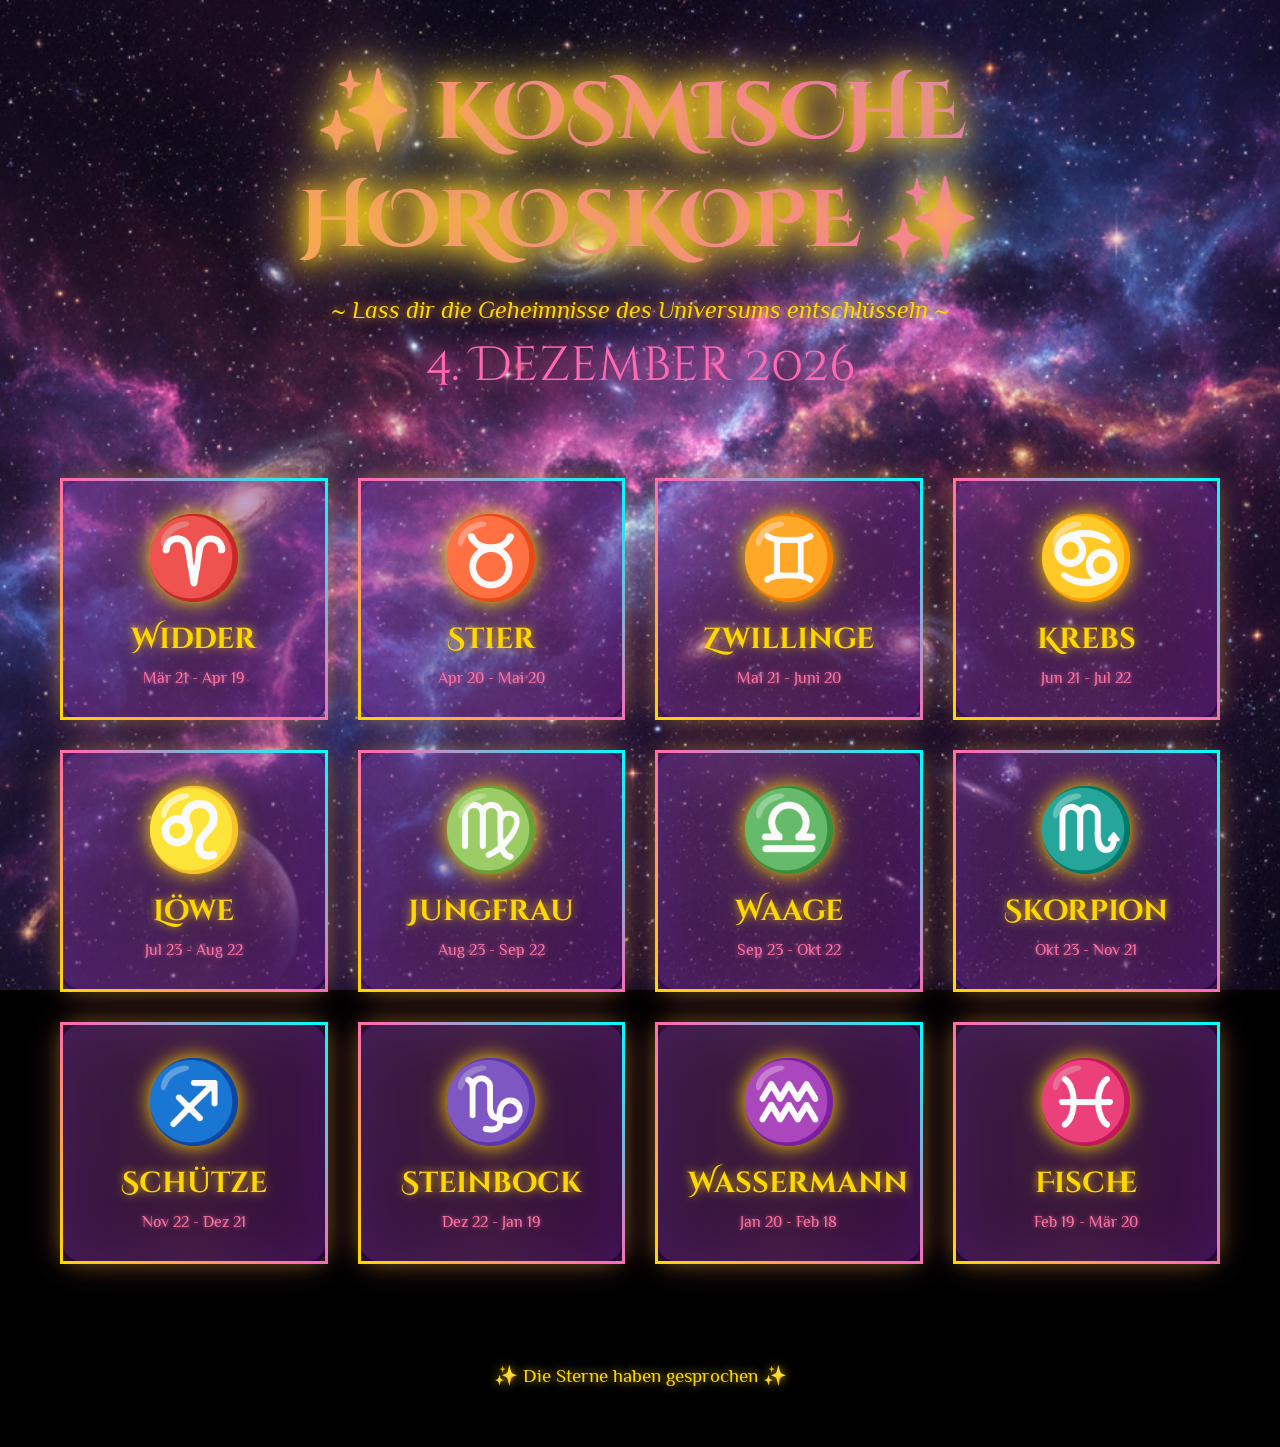
<file: index.html>
<!DOCTYPE html>
<html lang="en">

<head>
    <meta charset="UTF-8">
    <meta name="viewport" content="width=device-width, initial-scale=1.0">
    <title>✨ ASTREINE HOROSKOPE ✨</title>
    <meta name="description" content="Keine Gewähr für korrekte oder verlässliche Astrologie.">
    <link rel="stylesheet" href="style.css">
    <link rel="stylesheet" href="additions.css">
</head>

<body>
    <div class="container">
        <header>
            <h1 class="main-title">
                <span class="sparkle">✨</span>
                KOSMISCHE HOROSKOPE
                <span class="sparkle">✨</span>
            </h1>
            <p class="subtitle">~ Lass dir die Geheimnisse des Universums entschlüsseln ~</p>
            <p class="year" id="current-date">2026</p>
        </header>

        <main class="zodiac-grid">
            <div class="zodiac-card" data-sign="aries">
                <div class="zodiac-icon">♈</div>
                <h2>Widder</h2>
                <p class="dates">Mär 21 - Apr 19</p>
            </div>

            <div class="zodiac-card" data-sign="taurus">
                <div class="zodiac-icon">♉</div>
                <h2>Stier</h2>
                <p class="dates">Apr 20 - Mai 20</p>
            </div>

            <div class="zodiac-card" data-sign="gemini">
                <div class="zodiac-icon">♊</div>
                <h2>Zwillinge</h2>
                <p class="dates">Mai 21 - Juni 20</p>
            </div>

            <div class="zodiac-card" data-sign="cancer">
                <div class="zodiac-icon">♋</div>
                <h2>Krebs</h2>
                <p class="dates">Jun 21 - Jul 22</p>
            </div>

            <div class="zodiac-card" data-sign="leo">
                <div class="zodiac-icon">♌</div>
                <h2>Löwe</h2>
                <p class="dates">Jul 23 - Aug 22</p>
            </div>

            <div class="zodiac-card" data-sign="virgo">
                <div class="zodiac-icon">♍</div>
                <h2>Jungfrau</h2>
                <p class="dates">Aug 23 - Sep 22</p>
            </div>

            <div class="zodiac-card" data-sign="libra">
                <div class="zodiac-icon">♎</div>
                <h2>Waage</h2>
                <p class="dates">Sep 23 - Okt 22</p>
            </div>

            <div class="zodiac-card" data-sign="scorpio">
                <div class="zodiac-icon">♏</div>
                <h2>Skorpion</h2>
                <p class="dates">Okt 23 - Nov 21</p>
            </div>

            <div class="zodiac-card" data-sign="sagittarius">
                <div class="zodiac-icon">♐</div>
                <h2>Schütze</h2>
                <p class="dates">Nov 22 - Dez 21</p>
            </div>

            <div class="zodiac-card" data-sign="capricorn">
                <div class="zodiac-icon">♑</div>
                <h2>Steinbock</h2>
                <p class="dates">Dez 22 - Jan 19</p>
            </div>

            <div class="zodiac-card" data-sign="aquarius">
                <div class="zodiac-icon">♒</div>
                <h2>Wassermann</h2>
                <p class="dates">Jan 20 - Feb 18</p>
            </div>

            <div class="zodiac-card" data-sign="pisces">
                <div class="zodiac-icon">♓</div>
                <h2>Fische</h2>
                <p class="dates">Feb 19 - Mär 20</p>
            </div>
        </main>

        <footer>
            <p>✨ Die Sterne haben gesprochen ✨</p>
        </footer>
    </div>

    <script src="script.js"></script>
</body>

</html>
</file>
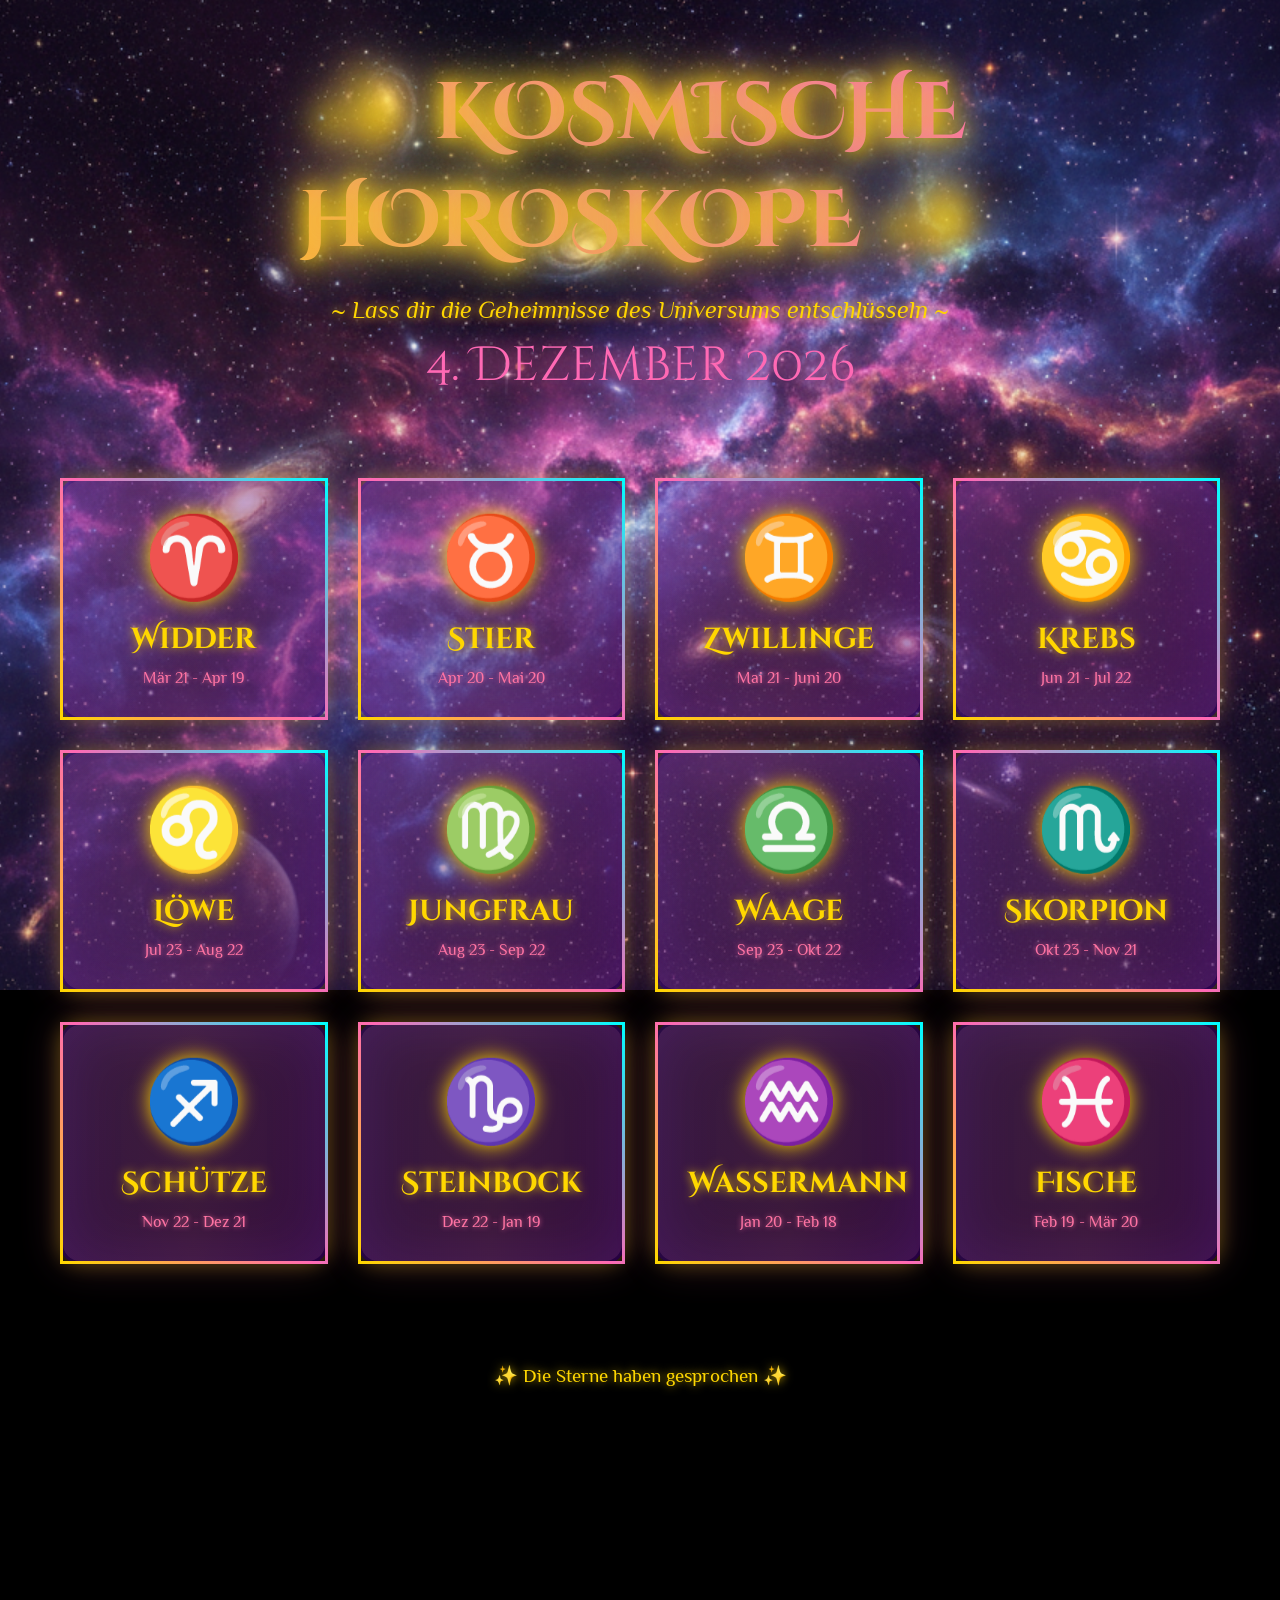
<file: horoscope.html>
<!DOCTYPE html>
<html lang="en">

<head>
    <meta charset="UTF-8">
    <meta name="viewport" content="width=device-width, initial-scale=1.0">
    <title id="page-title">Ihr Horoskop ✨</title>
    <meta name="description" content="Your personalized cosmic horoscope prediction">
    <link rel="stylesheet" href="style.css">
    <link rel="stylesheet" href="additions.css">
</head>

<body>
    <div class="container">
        <div class="horoscope-page">
            <a href="index.html" class="back-button">← Zurück zu den Zeichen</a>

            <div class="horoscope-header">
                <div class="zodiac-icon-large" id="sign-icon"></div>
                <h1 id="sign-name"></h1>
                <p class="dates" id="sign-dates"></p>
            </div>

            <div class="day-toggle">
                <button class="toggle-btn active" data-day="today">HEUTE</button>
                <button class="toggle-btn" data-day="tomorrow">MORGEN</button>
            </div>

            <div class="horoscope-content">
                <div class="horoscope-text" id="horoscope-text">
                    Ich ermittle Ihr Horoskop...
                </div>

                <div class="scores">
                    <div class="score-item">
                        <div class="score-label">💖 LIEBE</div>
                        <div class="score-bar">
                            <div class="score-fill" id="love-score"></div>
                        </div>
                        <div class="score-value" id="love-value">-</div>
                        <div class="score-prediction" id="love-prediction">Empfange astrale Zeichen...</div>
                    </div>

                    <div class="score-item">
                        <div class="score-label">💰 FINANZEN</div>
                        <div class="score-bar">
                            <div class="score-fill" id="finance-score"></div>
                        </div>
                        <div class="score-value" id="finance-value">-</div>
                        <div class="score-prediction" id="finance-prediction">Empfange astrale Zeichen...</div>
                    </div>

                    <div class="score-item">
                        <div class="score-label">🌿 GESUNDHEIT</div>
                        <div class="score-bar">
                            <div class="score-fill" id="health-score"></div>
                        </div>
                        <div class="score-value" id="health-value">-</div>
                        <div class="score-prediction" id="health-prediction">Empfange astrale Zeichen...</div>
                    </div>
                </div>
            </div>

            <footer class="horoscope-footer">
                <p>✨ Möge die Macht mit dir sein ✨</p>
            </footer>
        </div>
    </div>

    <script src="script.js"></script>
</body>

</html>
</file>
<file: style.css>
@import url('https://fonts.googleapis.com/css2?family=Cinzel+Decorative:wght@700&family=Philosopher:wght@400;700&display=swap');

* {
    margin: 0;
    padding: 0;
    box-sizing: border-box;
}

body {
    font-family: 'Philosopher', sans-serif;
    background: #000;
    color: #fff;
    min-height: 100vh;
    overflow-x: hidden;
    position: relative;
}

body::before {
    content: '';
    position: fixed;
    top: -10%;
    left: -10%;
    width: 120%;
    height: 120%;
    background: url('galaxy_background.png') center center / cover no-repeat;
    animation: galaxyZoomRotate 60s ease-in-out infinite;
    z-index: -1;
}

@keyframes galaxyZoomRotate {

    0%,
    100% {
        transform: scale(1) rotate(0deg);
    }

    50% {
        transform: scale(1.1) rotate(5deg);
    }
}

.container {
    max-width: 1200px;
    margin: 0 auto;
    padding: 20px;
    position: relative;
    z-index: 1;
}

/* Header Styles */
header {
    text-align: center;
    padding: 40px 20px;
    margin-bottom: 40px;
}

.main-title {
    font-family: 'Cinzel Decorative', cursive;
    font-size: clamp(2rem, 8vw, 5rem);
    background: linear-gradient(45deg, #ffd700, #ff69b4, #00ffff, #ffd700);
    background-size: 300% 300%;
    -webkit-background-clip: text;
    -webkit-text-fill-color: transparent;
    background-clip: text;
    animation: rainbowShift 3s ease infinite;
    text-shadow: 0 0 30px rgba(255, 215, 0, 0.8),
        0 0 60px rgba(255, 105, 180, 0.6),
        0 0 90px rgba(0, 255, 255, 0.4);
    filter: drop-shadow(0 0 10px #ffd700);
    margin-bottom: 20px;
}

@keyframes rainbowShift {

    0%,
    100% {
        background-position: 0% 50%;
    }

    50% {
        background-position: 100% 50%;
    }
}

.sparkle {
    display: inline-block;
    animation: spin 3s linear infinite;
}

@keyframes spin {
    from {
        transform: rotate(0deg);
    }

    to {
        transform: rotate(360deg);
    }
}

.subtitle {
    font-size: clamp(1rem, 3vw, 1.5rem);
    color: #ffd700;
    font-style: italic;
    text-shadow: 0 0 10px rgba(255, 215, 0, 0.8),
        0 0 20px rgba(255, 105, 180, 0.6);
    margin-bottom: 10px;
}

.year {
    font-family: 'Cinzel Decorative', cursive;
    font-size: clamp(1.5rem, 5vw, 3rem);
    color: #ff69b4;
    text-shadow: 0 0 20px rgba(255, 105, 180, 1),
        0 0 40px rgba(255, 105, 180, 0.8);
}

/* Zodiac Grid */
.zodiac-grid {
    display: grid;
    grid-template-columns: repeat(auto-fit, minmax(250px, 1fr));
    gap: 30px;
    margin-bottom: 60px;
}

.zodiac-card {
    background: linear-gradient(135deg, rgba(138, 43, 226, 0.3), rgba(75, 0, 130, 0.5));
    border: 3px solid;
    border-image: linear-gradient(45deg, #ffd700, #ff69b4, #00ffff) 1;
    border-radius: 20px;
    padding: 30px;
    text-align: center;
    cursor: pointer;
    transition: all 0.3s ease;
    box-shadow: 0 0 20px rgba(255, 215, 0, 0.3),
        0 0 40px rgba(255, 105, 180, 0.2),
        inset 0 0 60px rgba(138, 43, 226, 0.2);
    position: relative;
    overflow: hidden;
}

.zodiac-card::before {
    content: '';
    position: absolute;
    top: -50%;
    left: -50%;
    width: 200%;
    height: 200%;
    background: linear-gradient(45deg, transparent, rgba(255, 215, 0, 0.1), transparent);
    transform: rotate(45deg);
    transition: all 0.5s ease;
}

.zodiac-card:hover::before {
    left: 100%;
}

.zodiac-card:hover {
    transform: translateY(-10px) scale(1.05);
    box-shadow: 0 10px 40px rgba(255, 215, 0, 0.6),
        0 10px 80px rgba(255, 105, 180, 0.4),
        inset 0 0 80px rgba(138, 43, 226, 0.4);
    border-image: linear-gradient(45deg, #00ffff, #ffd700, #ff69b4) 1;
}

.zodiac-icon {
    font-size: 80px;
    margin-bottom: 15px;
    filter: drop-shadow(0 0 10px #ffd700);
    animation: float 3s ease-in-out infinite;
}

@keyframes float {

    0%,
    100% {
        transform: translateY(0px);
    }

    50% {
        transform: translateY(-10px);
    }
}

.zodiac-card h2 {
    font-family: 'Cinzel Decorative', cursive;
    font-size: 1.8rem;
    color: #ffd700;
    margin-bottom: 10px;
    text-shadow: 0 0 10px rgba(255, 215, 0, 0.8);
}

.dates {
    color: #ff69b4;
    font-size: 1rem;
    text-shadow: 0 0 5px rgba(255, 105, 180, 0.8);
}

/* Footer */
footer {
    text-align: center;
    padding: 40px 20px;
    font-size: 1.2rem;
    color: #ffd700;
    text-shadow: 0 0 10px rgba(255, 215, 0, 0.8);
}

/* Horoscope Page Styles */
.horoscope-page {
    max-width: 800px;
    margin: 0 auto;
}

.back-button {
    display: inline-block;
    color: #ffd700;
    text-decoration: none;
    font-size: 1.2rem;
    margin-bottom: 30px;
    padding: 10px 20px;
    border: 2px solid #ffd700;
    border-radius: 10px;
    transition: all 0.3s ease;
    text-shadow: 0 0 10px rgba(255, 215, 0, 0.8);
}

.back-button:hover {
    background: rgba(255, 215, 0, 0.2);
    box-shadow: 0 0 20px rgba(255, 215, 0, 0.6);
    transform: translateX(-5px);
}

.horoscope-header {
    text-align: center;
    margin-bottom: 40px;
}

.zodiac-icon-large {
    font-size: 120px;
    margin-bottom: 20px;
    filter: drop-shadow(0 0 20px #ffd700);
    animation: float 3s ease-in-out infinite;
}

.horoscope-header h1 {
    font-family: 'Cinzel Decorative', cursive;
    font-size: 3rem;
    color: #ffd700;
    text-shadow: 0 0 20px rgba(255, 215, 0, 0.8),
        0 0 40px rgba(255, 105, 180, 0.6);
    margin-bottom: 10px;
}

/* Day Toggle */
.day-toggle {
    display: flex;
    justify-content: center;
    gap: 20px;
    margin-bottom: 40px;
}

.toggle-btn {
    font-family: 'Cinzel Decorative', cursive;
    font-size: 1.2rem;
    padding: 15px 40px;
    background: rgba(138, 43, 226, 0.3);
    border: 2px solid #ff69b4;
    border-radius: 15px;
    color: #fff;
    cursor: pointer;
    transition: all 0.3s ease;
    text-shadow: 0 0 10px rgba(255, 105, 180, 0.8);
}

.toggle-btn:hover {
    background: rgba(138, 43, 226, 0.5);
    box-shadow: 0 0 20px rgba(255, 105, 180, 0.6);
    transform: scale(1.05);
}

.toggle-btn.active {
    background: linear-gradient(135deg, #ff69b4, #ffd700);
    border-color: #ffd700;
    box-shadow: 0 0 30px rgba(255, 215, 0, 0.8);
    color: #1a0033;
    font-weight: bold;
}

/* Horoscope Content */
.horoscope-content {
    background: linear-gradient(135deg, rgba(138, 43, 226, 0.3), rgba(75, 0, 130, 0.5));
    border: 3px solid;
    border-image: linear-gradient(45deg, #ffd700, #ff69b4, #00ffff) 1;
    border-radius: 20px;
    padding: 40px;
    box-shadow: 0 0 40px rgba(255, 215, 0, 0.3),
        inset 0 0 60px rgba(138, 43, 226, 0.2);
}

.horoscope-text {
    font-size: 1.4rem;
    line-height: 1.8;
    color: #fff;
    text-align: center;
    margin-bottom: 40px;
    text-shadow: 0 0 5px rgba(255, 255, 255, 0.5);
    animation: fadeIn 1s ease;
}

@keyframes fadeIn {
    from {
        opacity: 0;
        transform: translateY(20px);
    }

    to {
        opacity: 1;
        transform: translateY(0);
    }
}

/* Scores */
.scores {
    display: flex;
    flex-direction: column;
    gap: 25px;
}

.score-item {
    background: rgba(0, 0, 0, 0.3);
    padding: 20px;
    border-radius: 15px;
    border: 2px solid rgba(255, 215, 0, 0.3);
}

.score-label {
    font-family: 'Cinzel Decorative', cursive;
    font-size: 1.2rem;
    color: #ffd700;
    margin-bottom: 10px;
    text-shadow: 0 0 10px rgba(255, 215, 0, 0.8);
}

.score-bar {
    height: 30px;
    background: rgba(0, 0, 0, 0.5);
    border-radius: 15px;
    overflow: hidden;
    margin-bottom: 10px;
    border: 2px solid rgba(255, 105, 180, 0.5);
}

.score-fill {
    height: 100%;
    background: linear-gradient(90deg, #ff69b4, #ffd700, #00ffff);
    border-radius: 15px;
    transition: width 0.5s ease;
}

.score-value {
    font-size: 1.1rem;
    color: #00ffff;
    text-align: center;
    margin-bottom: 10px;
    text-shadow: 0 0 10px rgba(0, 255, 255, 0.8);
}

.score-prediction {
    font-size: 1rem;
    color: #ff69b4;
    text-align: center;
    font-style: italic;
    text-shadow: 0 0 5px rgba(255, 105, 180, 0.6);
}

/* Responsive Design */
@media (max-width: 768px) {
    .zodiac-grid {
        grid-template-columns: repeat(auto-fit, minmax(200px, 1fr));
        gap: 20px;
    }

    .zodiac-card {
        padding: 20px;
    }

    .zodiac-icon {
        font-size: 60px;
    }

    .zodiac-card h2 {
        font-size: 1.4rem;
    }

    .day-toggle {
        flex-direction: column;
        gap: 10px;
    }

    .toggle-btn {
        width: 100%;
    }

    .horoscope-content {
        padding: 20px;
    }

    .horoscope-text {
        font-size: 1.1rem;
    }
}
</file>
<file: additions.css>
/* Additional styles for score predictions */
.score-prediction {
    font-size: 1rem;
    color: #fff;
    font-style: italic;
    line-height: 1.5;
    text-shadow: 0 0 5px rgba(255, 255, 255, 0.3);
    opacity: 0.9;
    margin-top: 10px;
    animation: fadeIn 1s ease 0.3s both;
}

.score-value {
    margin-bottom: 10px;
}

/* Fix any missing score styles */
.score-fill {
    transition: width 1s ease;
    box-shadow: 0 0 20px rgba(255, 215, 0, 0.8);
    animation: pulse 2s ease-in-out infinite;
}

@keyframes pulse {

    0%,
    100% {
        opacity: 1;
    }

    50% {
        opacity: 0.7;
    }
}

.score-value {
    text-align: right;
    font-size: 1.5rem;
    font-weight: bold;
    color: #00ffff;
    text-shadow: 0 0 10px rgba(0, 255, 255, 0.8);
}

.horoscope-footer {
    text-align: center;
    margin-top: 40px;
    font-size: 1.2rem;
    color: #ffd700;
    text-shadow: 0 0 10px rgba(255, 215, 0, 0.8);
}
</file>
